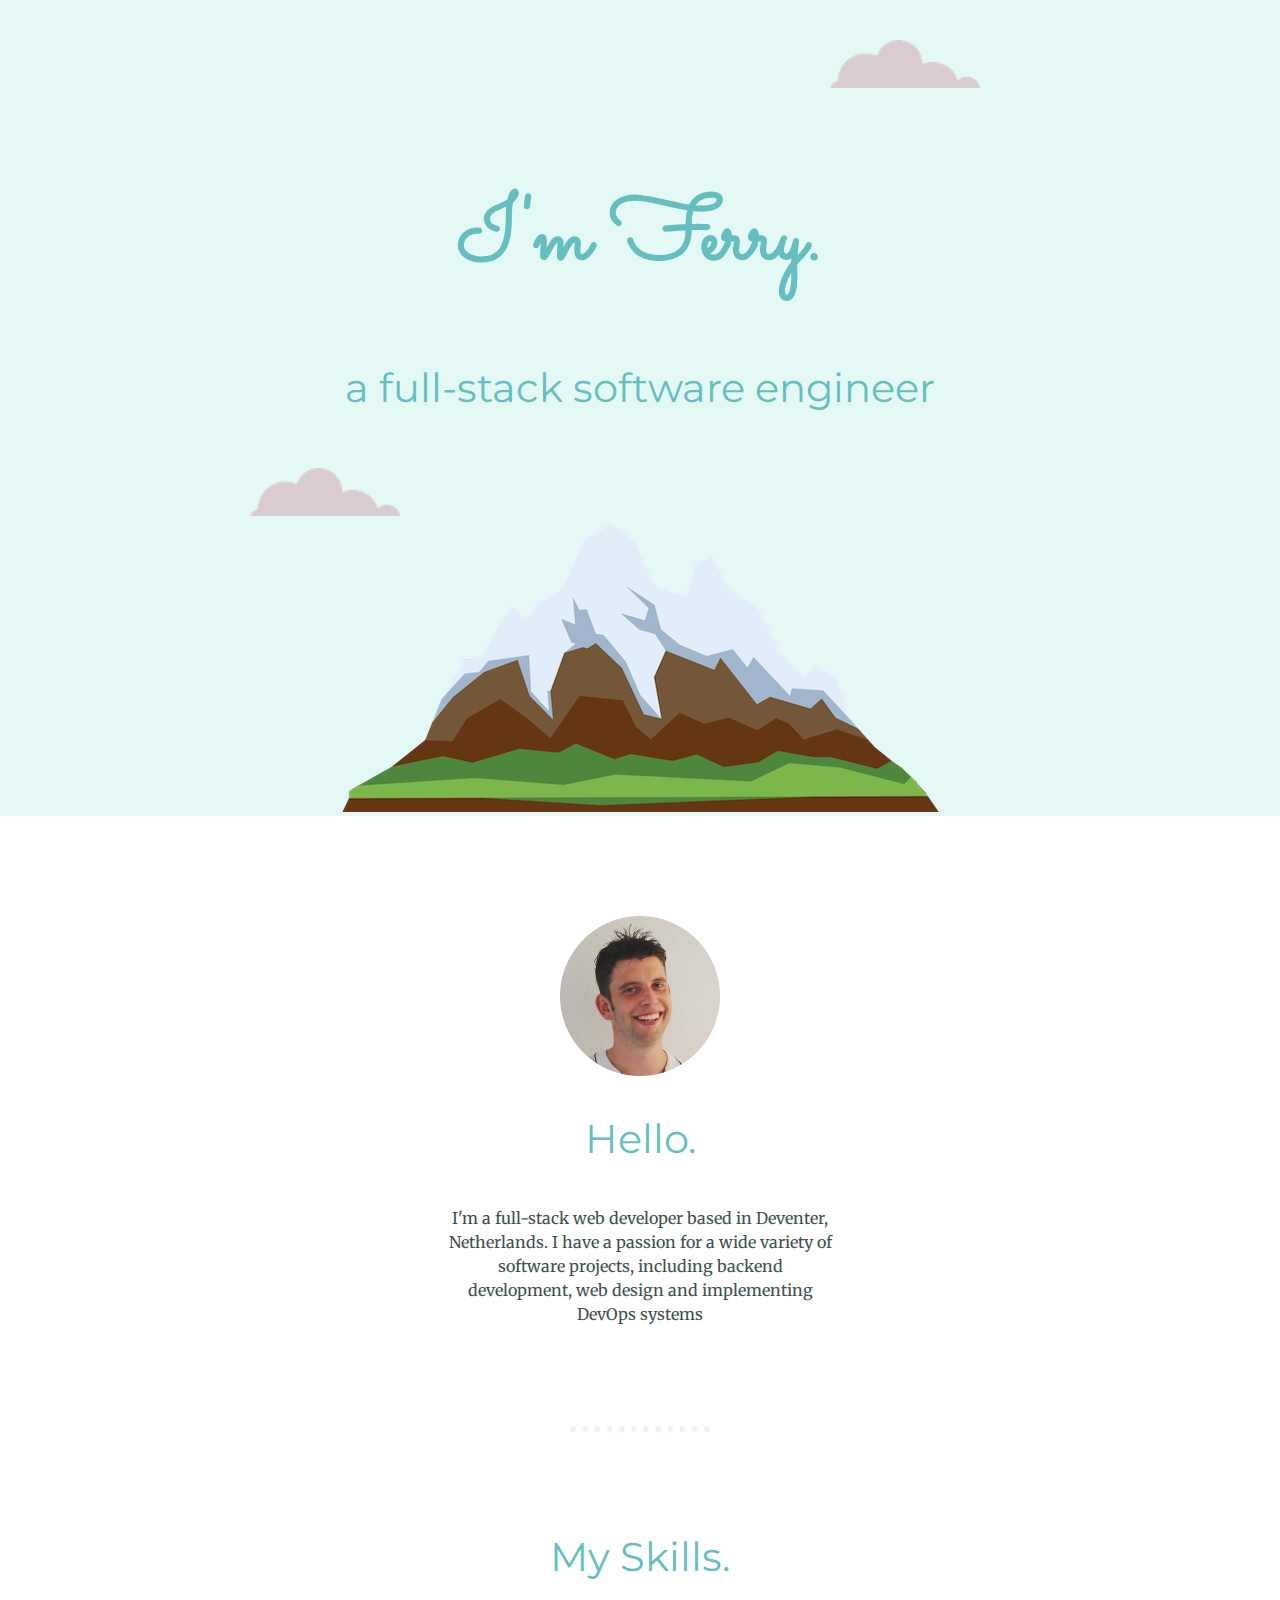
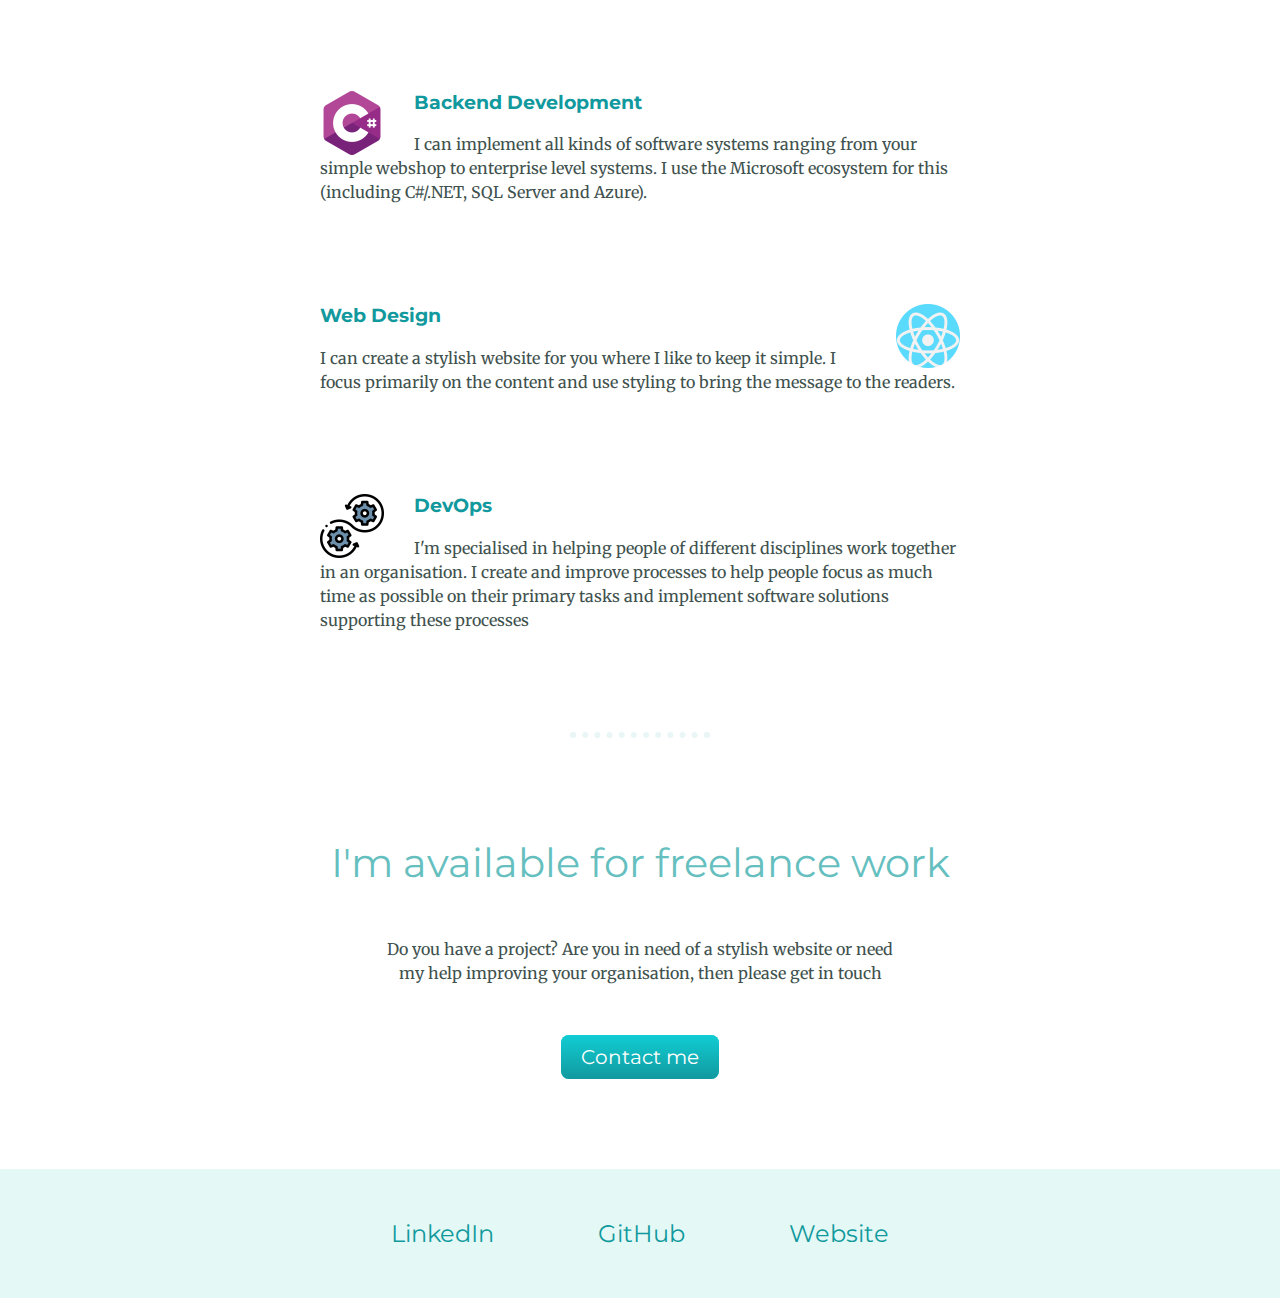
<file: index.html>
<!DOCTYPE html>
<html lang="en" dir="ltr">

<head>
  <meta charset="utf-8">
  <title>Ferry Olthuis</title>
  <link rel="stylesheet" href="css/styles.css">
  <link rel="icon" href="favicon.ico">
  <link rel="preconnect" href="https://fonts.googleapis.com">
  <link rel="preconnect" href="https://fonts.gstatic.com" crossorigin>
  <link href="https://fonts.googleapis.com/css2?family=Merriweather&family=Montserrat&family=Sacramento&display=swap" rel="stylesheet">
</head>

<body>
  <div class="top-container">
    <img class="top-cloud" src="images/cloud.png" alt="cloud-img">
    <h1>I'm Ferry.</h1>
    <h2>a full-stack software engineer</h2>
    <img class="bottom-cloud" src="images/cloud.png" alt="cloud-img">
    <img src="images/mountain.png" alt="mountain-img">
  </div>
  <div class="middle-container">
    <div class="profile">
      <img class="profile-pic" src="images/ferry.png" alt="ferry-img">
      <h2>Hello.</h2>
      <p class="intro">I'm a full-stack web developer based in Deventer, Netherlands. I have a passion for a wide variety of software projects, including backend development, web design and implementing DevOps systems</p>
    </div>
    <hr>
    <div class="skills">
      <h2>My Skills.</h2>
      <div class="skill-row">
        <img class="logo-left" src="images/c-sharp.png" alt="c-sharp-img">
        <h3>Backend Development</h3>
        <p>I can implement all kinds of software systems ranging from your simple webshop to enterprise level systems. I use the Microsoft ecosystem for this (including C#/.NET, SQL Server and Azure).</p>
      </div>
      <div class="skill-row">
        <img class="logo-right" src="images/react.png" alt="react-img">
        <h3>Web Design</h3>
        <p>I can create a stylish website for you where I like to keep it simple. I focus primarily on the content and use styling to bring the message to the readers.</p>
      </div>
      <div class="skill-row">
        <img class="logo-left" src="images/devops.png" alt="devops-img">
        <h3>DevOps</h3>
        <p>I'm specialised in helping people of different disciplines work together in an organisation. I create and improve processes to help people focus as much time as possible on their primary tasks and implement software solutions supporting
          these processes</p>
      </div>
    </div>
    <hr>
    <div class="contact-me">
      <h2>I'm available for freelance work</h2>
      <p class="contact-message">Do you have a project? Are you in need of a stylish website or need my help improving your organisation, then please get in touch</p>
      <a class="btn" href="mailto:ferry.olthuis@gmail.com">Contact me</a>
    </div>
  </div>


  <div class="bottom-container">
    <a class="footer-link" href="https://www.linkedin.com/in/ferry-olthuis-66995435/">LinkedIn</a>
    <a class="footer-link" href="https://github.com/ferryolthuis">GitHub</a>
    <a class="footer-link" href="https://ferryolthuis.github.io/cv/">Website</a>
  </div>
</body>

</html>
</file>
<file: css/styles.css>
body {
  color: #40514E;
  font-family: 'Merriweather', serif;
  margin: 0;
  text-align: center;
}

h1 {
  color: #66BFBF;
  font-family: 'Sacramento', cursive;
  font-size: 5.625rem;
  line-height: 2;
  margin: 50px auto 0 auto;
}

h2 {
  color: #66BFBF;
  font-family: 'Montserrat', sans-serif;
  font-size: 2.5rem;
  font-weight: normal;
  padding-bottom: 10px;
}

h3 {
  color: #11999E;
  font-family: 'Montserrat', sans-serif;
}

a {
  color: #11999E;
  font-family: 'Montserrat', sans-serif;
  margin: 50px 50px;
  text-decoration: none;
  font-size: 1.5rem;
}

a:hover {
  color: #66BFBF;
}

p {
  line-height: 1.5
}

hr {
  border: dotted #EAF6F6 6px;
  border-bottom: none;
  width: 10%;
  margin: 100px auto;
}

.top-container {
  background-color: #E4F9F5;
  padding-top: 100px;
  position: relative;
}

.middle-container {
  margin: 100px 0;
}

.bottom-container {
  background-color: #E4F9F5;
  padding: 50px 0;
}

.top-cloud {
  position: absolute;
  right: 300px;
  top: 40px;
}

.bottom-cloud {
  bottom: 300px;
  left: 250px;
  position: absolute;
}

.logo-left {
  float: left;
  margin-right: 30px;
  width: 10%;
}

.logo-right {
  float: right;
  margin-left: 30px;
  width: 10%;
}

.profile-pic {
  width: 10rem;
}

.skill-row {
  margin: 100px auto;
  text-align: left;
  width: 50%;
}

.intro {
  width: 30%;
  margin: auto;
}

.contact-message {
  width: 40%;
  margin: 40px auto 60px;
}

.btn {
  background: #11cdd4;
  background-image: -webkit-gradient(top, #11cdd4, #11999e);
  background-image: -webkit-linear-gradient(top, #11cdd4, #11999e);
  background-image: -moz-linear-gradient(top, #11cdd4, #11999e);
  background-image: -ms-linear-gradient(top, #11cdd4, #11999e);
  background-image: -o-linear-gradient(top, #11cdd4, #11999e);
  background-image: linear-gradient(to bottom, #11cdd4, #11999e);
  -webkit-border-radius: 8;
  -moz-border-radius: 8;
  border-radius: 8px;
  font-family: 'Montserrat', sans-serif;
  color: #ffffff;
  font-size: 20px;
  padding: 10px 20px 10px 20px;
  text-decoration: none;
}

.btn:hover {
  background: #30e3cb;
  background-image: -webkit-gradient(top, #30e3cb, #2ec48d);
  background-image: -webkit-linear-gradient(top, #30e3cb, #2ec48d);
  background-image: -moz-linear-gradient(top, #30e3cb, #2ec48d);
  background-image: -ms-linear-gradient(top, #30e3cb, #2ec48d);
  background-image: -o-linear-gradient(top, #30e3cb, #2ec48d);
  background-image: linear-gradient(to bottom, #30e3cb, #2ec48d);
  text-decoration: none;
  color: #000000;
}
</file>
